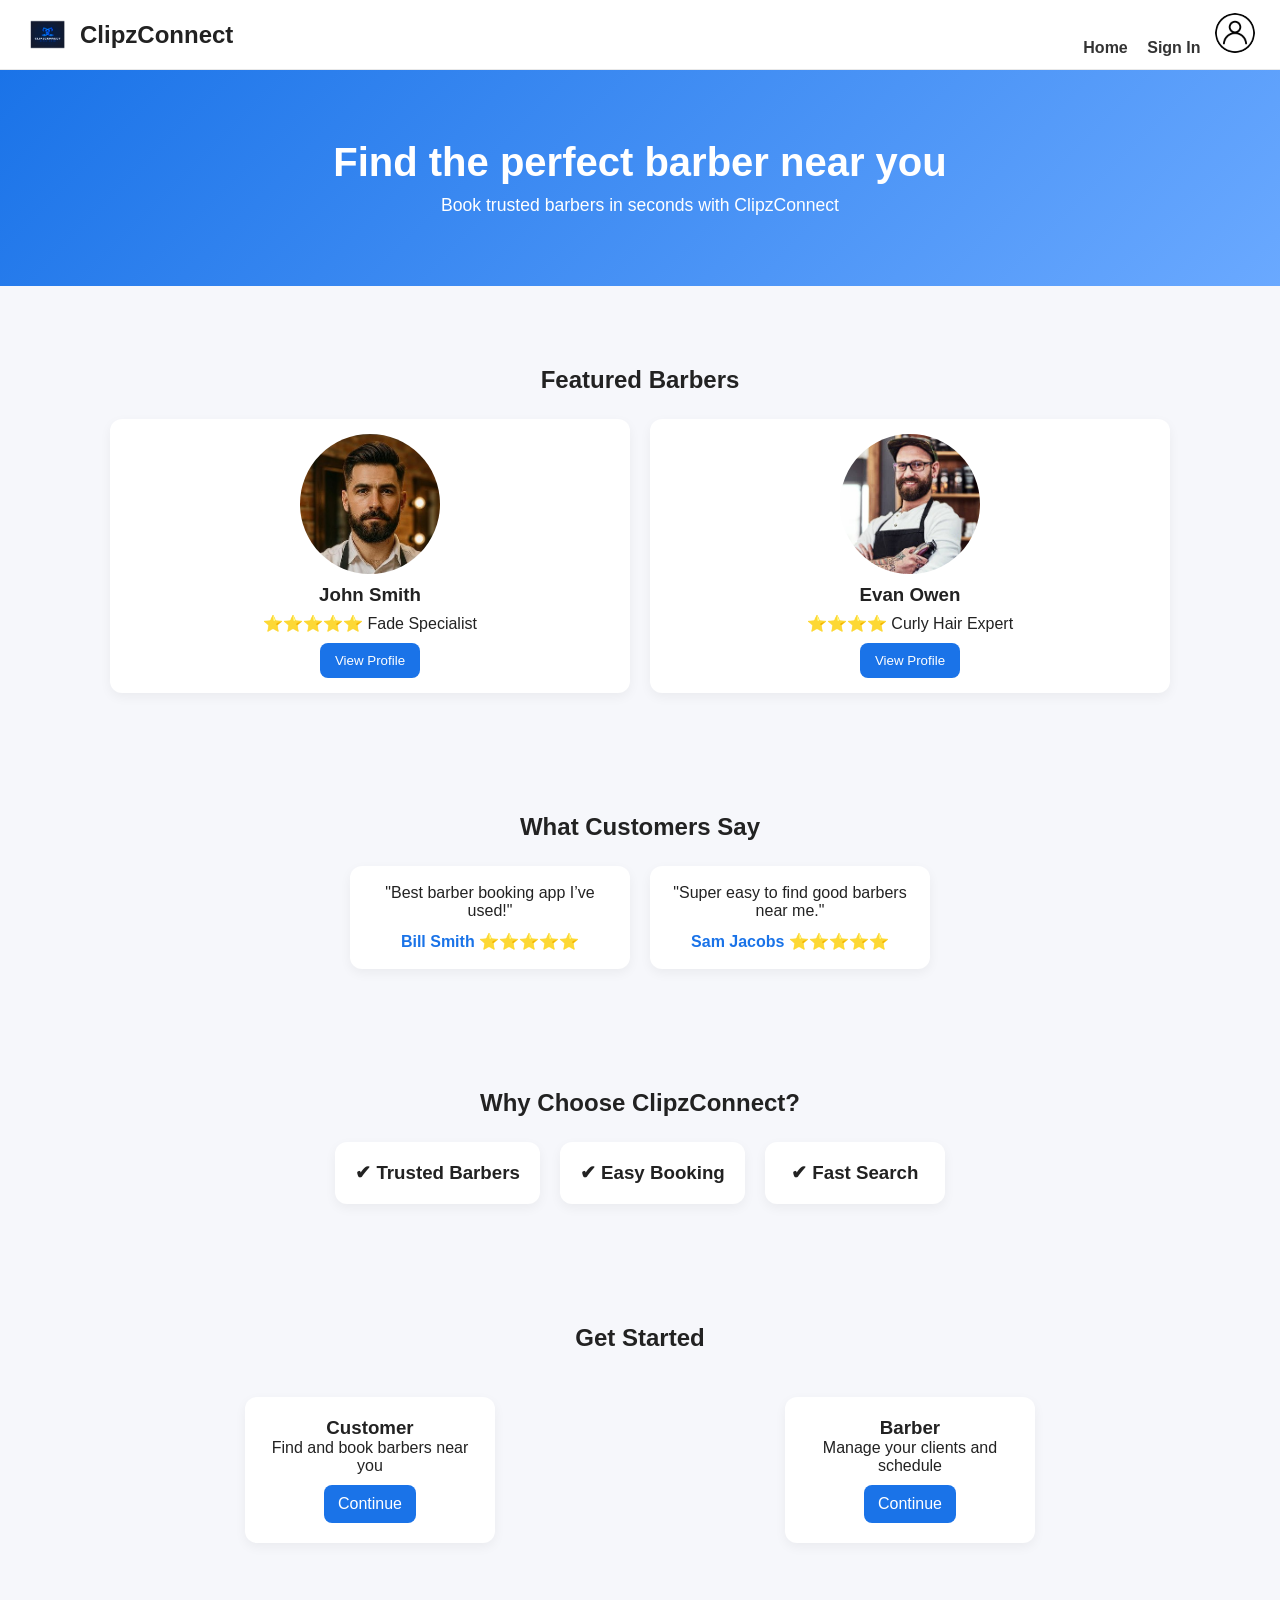
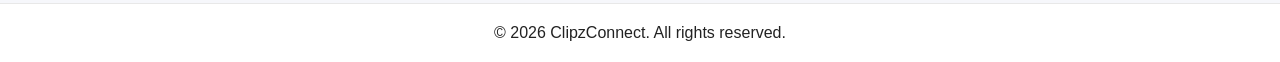
<file: high-fidelity-prototype/index.html>
<!DOCTYPE html>
<html lang="en">
    <head>
        <meta charset="UTF-8">
        <meta name="viewport" content="width=device-width, initial-scale=1.0">
        <title>ClipzConnect Homepage</title>
        <link rel="stylesheet" href="styles.css">
    </head>

    <body>
        <!-- ================= NAVBAR ================= -->
        <nav class="navbar">

            <div class="nav-left">
                <img src="images/ClipzConnectLogo.jpg.jpeg" class="logo" alt="Logo">
                <h2>ClipzConnect</h2>
            </div>

            <div class="nav-right">
                <a href="index.html">Home</a>
                <a href="login.html">Sign In</a>
                <img src="images/profileIcon.jpg" class="profile-icon" alt="Profile">
            </div>

        </nav>

        <!-- ================= HERO SECTION ================= -->
        <section class="hero">
            <div class="hero-content">
                <h1>Find the perfect barber near you</h1>
                <p>Book trusted barbers in seconds with ClipzConnect</p>
            </div>
        </section>

        <!-- ================= FEATURED BARBERS ================= -->
        <section class="section">
            <h2>Featured Barbers</h2>

            <div class="barber-grid">

                <div class="barber-card">
                    <img src="images/JohnSmith.jpg" alt="John Smith">
                    <h3>John Smith</h3>
                    <p>⭐⭐⭐⭐⭐ Fade Specialist</p>
                    <button>View Profile</button>
                </div>

                <div class="barber-card">
                    <img src="images/EvanOwen.jpg" alt="Evan Owen">
                    <h3>Evan Owen</h3>
                    <p>⭐⭐⭐⭐ Curly Hair Expert</p>
                    <button>View Profile</button>
                </div>

            </div>
        </section>

        <!-- ================= REVIEWS ================= -->
        <section class="section">
            <h2>What Customers Say</h2>

            <div class="review-grid">

                <div class="review-card">
                    <p>"Best barber booking app I’ve used!"</p>
                    <h4>Bill Smith ⭐⭐⭐⭐⭐</h4>
                </div>

                <div class="review-card">
                    <p>"Super easy to find good barbers near me."</p>
                    <h4>Sam Jacobs ⭐⭐⭐⭐⭐</h4>
                </div>

            </div>
        </section>

        <!-- ================= WHY CHOOSE US ================= -->
        <section class="section">
            <h2>Why Choose ClipzConnect?</h2>

            <div class="feature-boxes">

                <div class="feature">
                    <h3>✔ Trusted Barbers</h3>
                </div>

                <div class="feature">
                    <h3>✔ Easy Booking</h3>
                </div>

                <div class="feature">
                    <h3>✔ Fast Search</h3>
                </div>

            </div>
        </section>

        <!-- ================= ACCOUNT ================= -->
        <section class="section">
            <h2>Get Started</h2>

            <div class="account-cards">

                <div class="account-card">
                    <h3>Customer</h3>
                    <p>Find and book barbers near you</p>
                    <a href="sign-up.html?type=customer">Continue</a>
                </div>

                <div class="account-card">
                    <h3>Barber</h3>
                    <p>Manage your clients and schedule</p>
                    <a href="sign-up.html?type=barber">Continue</a>
                </div>

            </div>
        </section>

        <!-- ================= FOOTER ================= -->
        <footer>
            <p>&copy; 2026 ClipzConnect. All rights reserved.</p>
        </footer>
    </body>
</html>
</file>
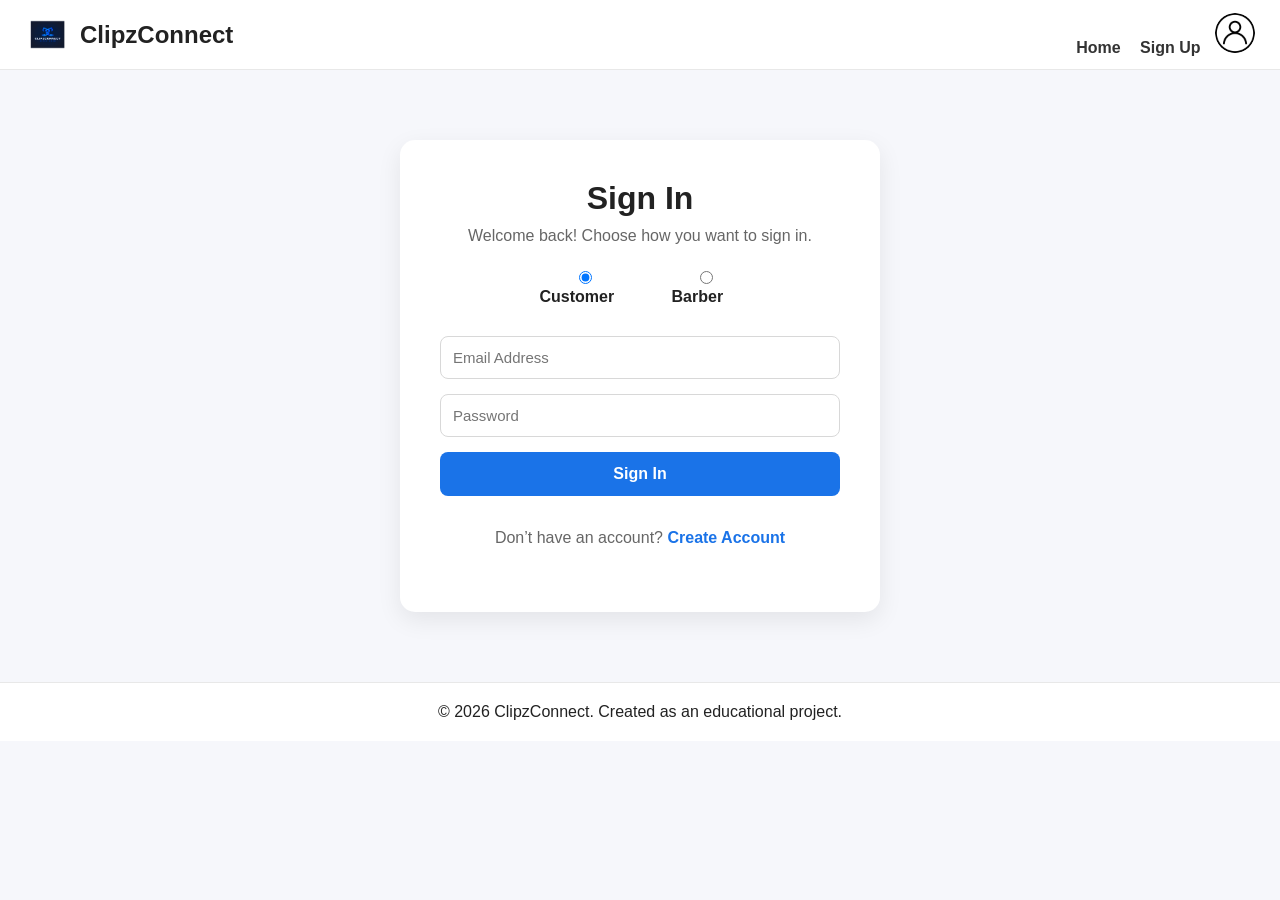
<file: high-fidelity-prototype/login.html>
<!DOCTYPE html>
<html lang="en">
    <head>
        <meta charset="UTF-8">
        <meta name="viewport" content="width=device-width, initial-scale=1.0">
        <title>ClipzConnect - Login</title>
        <link rel="stylesheet" href="styles.css">
    </head>

    <body>

        <!-- ================= NAVBAR ================= -->
        <nav class="navbar">

            <div class="nav-left">
                <img src="images/ClipzConnectLogo.jpg.jpeg" class="logo" alt="Logo">
                <h2>ClipzConnect</h2>
            </div>

            <div class="nav-right">
                <a href="index.html">Home</a>
                <a href="sign-up.html">Sign Up</a>
                <img src="images/profileIcon.jpg" class="profile-icon" alt="Profile">
            </div>

        </nav>

        <!-- ================= LOGIN BOX ================= -->
        <main>

            <div class="signup-section">

                <div class="signup-card">

                    <h1>Sign In</h1>

                    <p>Welcome back! Choose how you want to sign in.</p>

                    <!-- Account Type Selection -->
                    <div class="account-type">

                        <label>
                            <input type="radio" name="accountType" value="customer" checked>
                            Customer
                        </label>

                        <label>
                            <input type="radio" name="accountType" value="barber">
                            Barber
                        </label>

                    </div>

                    <!-- Login Form -->
                    <form id="loginForm">

                        <input type="email" placeholder="Email Address">
                        <input type="password" placeholder="Password">

                        <button type="submit" class="create-account-btn">
                            Sign In
                        </button>

                        <p class="signin-text">
                            Don’t have an account?
                            <a href="sign-up.html" class="signin-link">Create Account</a>
                        </p>

                    </form>

                </div>

            </div>

        </main>

        <!-- ================= FOOTER ================= -->
        <footer>
            <p>&copy; 2026 ClipzConnect. Created as an educational project.</p>
        </footer>

        <script>
            document.getElementById("loginForm").addEventListener("submit", function (e) {
                e.preventDefault();

                // Get selected account type
                const accountType = document.querySelector('input[name="accountType"]:checked').value;

                // Optional: store type so dashboard can use it later
                localStorage.setItem("accountType", accountType);

                // Redirect based on selection
                if (accountType === "customer") {
                    window.location.href = "customer-prototype/customerDashBoard.html";
                } else if (accountType === "barber") {
                    window.location.href = "provider-prototype/providerDashboard.html";
                }
            });
            </script>

    </body>
</html>
</file>
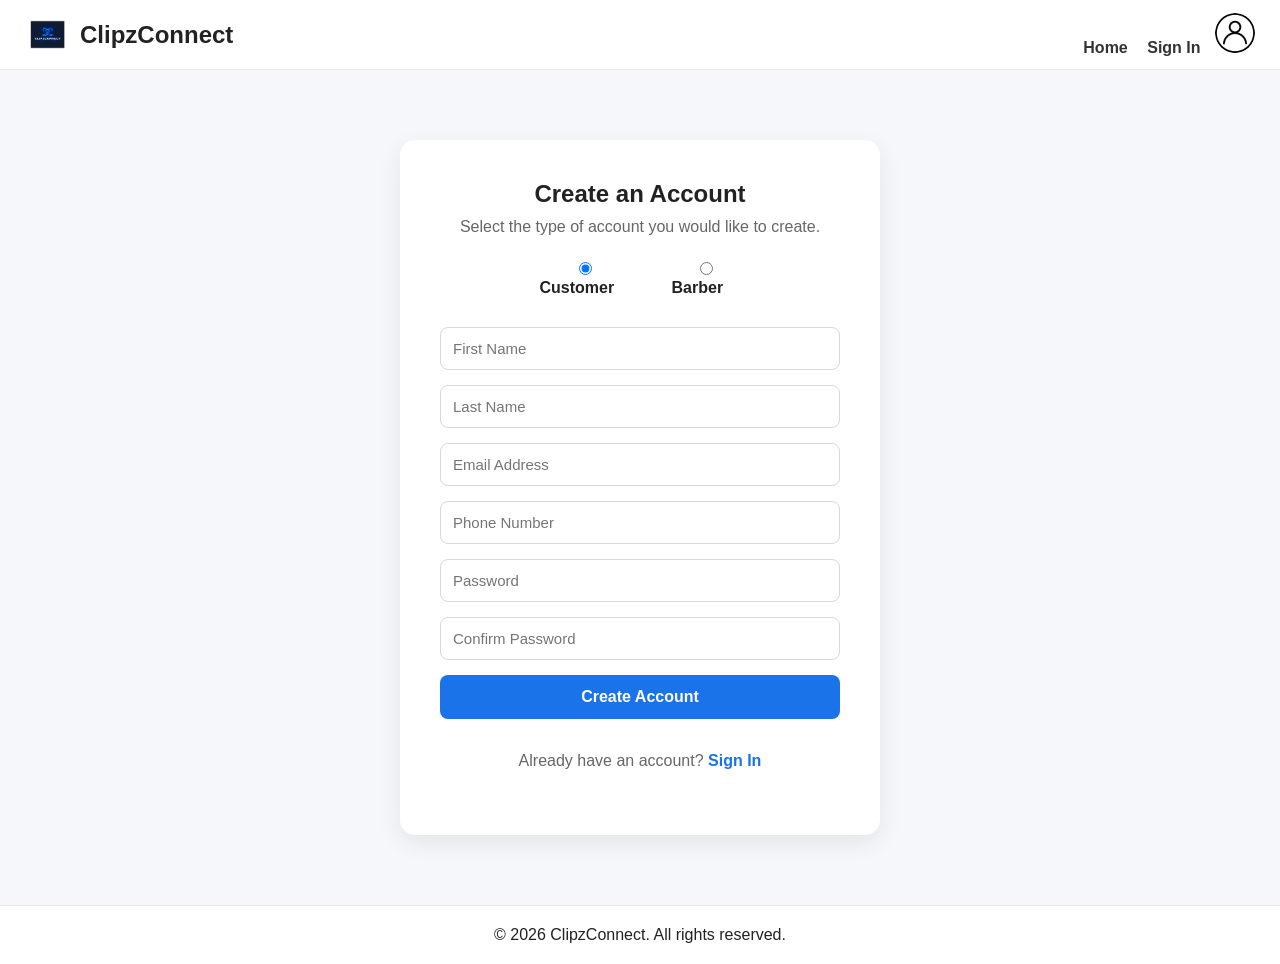
<file: high-fidelity-prototype/sign-up.html>
<!DOCTYPE html>
<html lang="en">
    <head>
        <meta charset="UTF-8">
        <meta name="viewport" content="width=device-width, initial-scale=1.0">
        <title>ClipzConnect - Sign Up</title>
        <link rel="stylesheet" href="styles.css">
    </head>

    <body>

    <!-- ================= NAVBAR ================= -->
    <nav class="navbar">

        <div class="nav-left">
            <img src="images/ClipzConnectLogo.jpg.jpeg" class="logo" alt="Logo">
            <h2>ClipzConnect</h2>
        </div>

        <div class="nav-right">
            <a href="index.html">Home</a>
            <a href="login.html">Sign In</a>
            <img src="images/profileIcon.jpg" class="profile-icon" alt="Profile">
        </div>

    </nav>

    <!-- ================= SIGN UP ================= -->

    <section class="signup-section">

        <div class="signup-card">

            <h1>Create an Account</h1>

            <p>Select the type of account you would like to create.</p>

            <!-- Account Type -->

            <div class="account-type">

                <label>
                    <input type="radio"
                        name="accountType"
                        value="customer"
                        checked>
                    Customer
                </label>

                <label>
                    <input type="radio"
                        name="accountType"
                        value="barber">
                    Barber
                </label>

            </div>

            <form id="signupForm">

                <input type="text" placeholder="First Name">

                <input type="text" placeholder="Last Name">

                <input type="email" placeholder="Email Address">

                <input type="tel" placeholder="Phone Number">

                <!-- Barber Fields -->

                <div id="barberFields">

                    <input type="text" placeholder="Barbershop Name">

                    <input type="text" placeholder="Specialty">

                    <input type="number" placeholder="Years of Experience">

                    <textarea placeholder="Tell customers about yourself"></textarea>

                </div>

                <input type="password" placeholder="Password">

                <input type="password" placeholder="Confirm Password">

                <button type="submit" class="create-account-btn">
                    Create Account
                </button>

                <p class="signin-text">
                    Already have an account?
                    <a href="login.html" class="signin-link">Sign In</a>
                </p>

            </form>

        </div>

    </section>

    <!-- ================= FOOTER ================= -->

    <footer>

        <p>&copy; 2026 ClipzConnect. All rights reserved.</p>

    </footer>

    <script>
        const customer = document.querySelector('input[value="customer"]');
        const barber = document.querySelector('input[value="barber"]');
        const barberFields = document.getElementById("barberFields");
        const signupForm = document.getElementById("signupForm");

        function showCustomer() {
            customer.checked = true;
            barberFields.style.display = "none";
        }

        function showBarber() {
            barber.checked = true;
            barberFields.style.display = "block";
        }

        // Radio button listeners
        customer.addEventListener("change", showCustomer);
        barber.addEventListener("change", showBarber);

        // Read the URL parameter from the homepage
        const params = new URLSearchParams(window.location.search);
        const type = params.get("type");

        if (type === "barber") {
            showBarber();
        } else {
            showCustomer();
        }

        // Handle form submission
        signupForm.addEventListener("submit", function(event) {
            event.preventDefault(); // Stop the form from submitting

            if (customer.checked) {
                window.location.href = "customer-prototype/customerDashBoard.html";
            } else {
                window.location.href = "provider-prototype/providerDashboard.html";
            }
        });
        </script>

    </body>
</html>
</file>
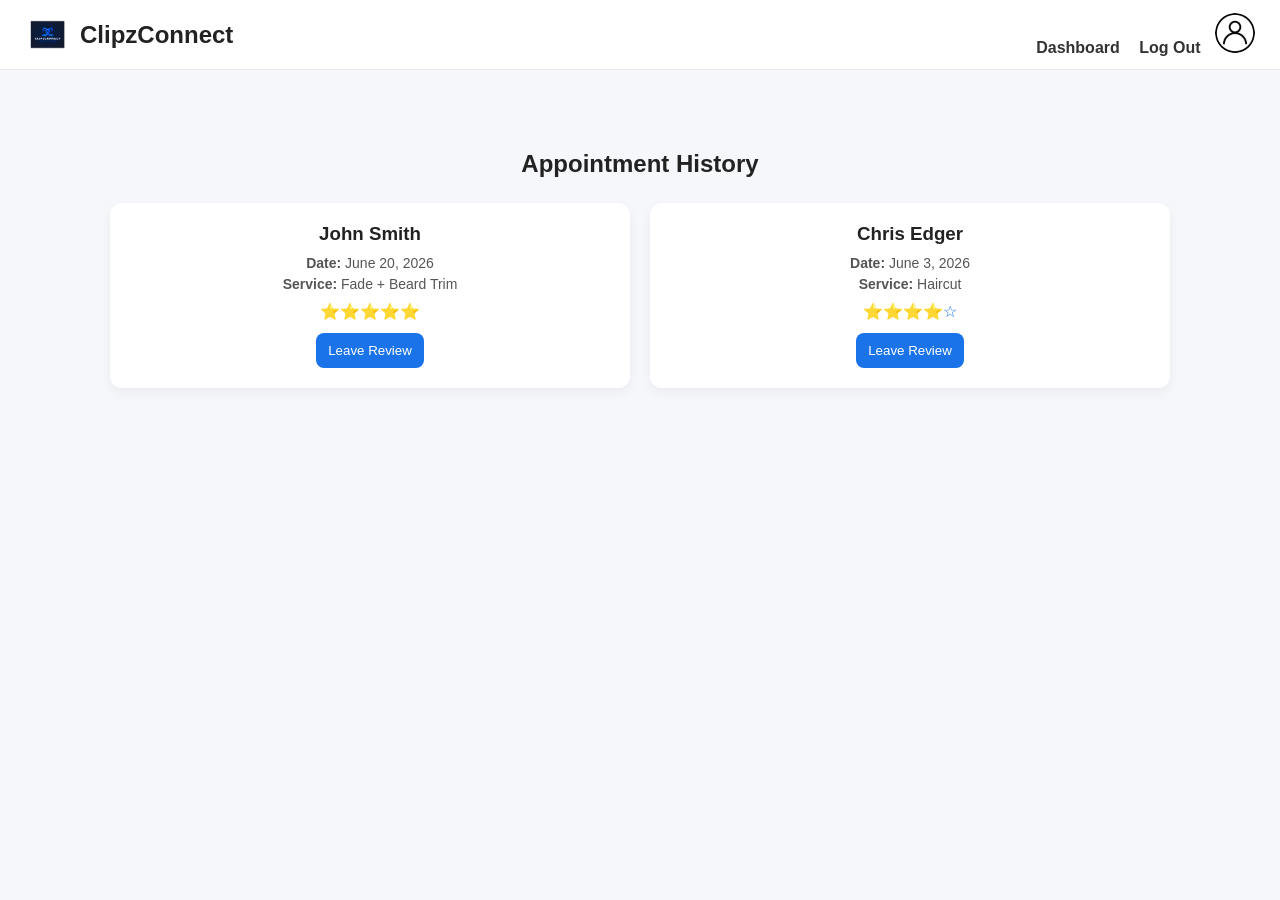
<file: high-fidelity-prototype/customer-prototype/customerAppointHis.html>
<!DOCTYPE html>
<html lang="en">
    <head>
        <meta charset="UTF-8">
        <meta name="viewport" content="width=device-width, initial-scale=1.0">
        <title>ClipzConnect - Appointment History</title>
        <link rel="stylesheet" href="../styles.css">
    </head>

    <body>

        <!-- ================= NAVBAR ================= -->
        <nav class="navbar">

            <div class="nav-left">
                <img src="../images/ClipzConnectLogo.jpg.jpeg" class="logo" alt="Logo">
                <h2>ClipzConnect</h2>
            </div>

            <div class="nav-right">
                <a href="customerDashBoard.html">Dashboard</a>
                <a href="../index.html">Log Out</a>
                <img src="../images/profileIcon.jpg" class="profile-icon" alt="Profile">
            </div>

        </nav>

        <!-- ================= HISTORY SECTION ================= -->

        <section class="section">

            <h2>Appointment History</h2>

            <div class="history-grid">

                <!-- Appointment Card -->
                <div class="history-card">

                    <h3>John Smith</h3>
                    <p><strong>Date:</strong> June 20, 2026</p>
                    <p><strong>Service:</strong> Fade + Beard Trim</p>

                    <div class="rating">
                        ⭐⭐⭐⭐⭐
                    </div>

                    <button class="review-btn">Leave Review</button>

                </div>

                <!-- Appointment Card -->
                <div class="history-card">

                    <h3>Chris Edger</h3>
                    <p><strong>Date:</strong> June 3, 2026</p>
                    <p><strong>Service:</strong> Haircut</p>

                    <div class="rating">
                        ⭐⭐⭐⭐☆
                    </div>

                    <button class="review-btn">Leave Review</button>

                </div>

            </div>

        </section>

    </body>
</html>
</file>
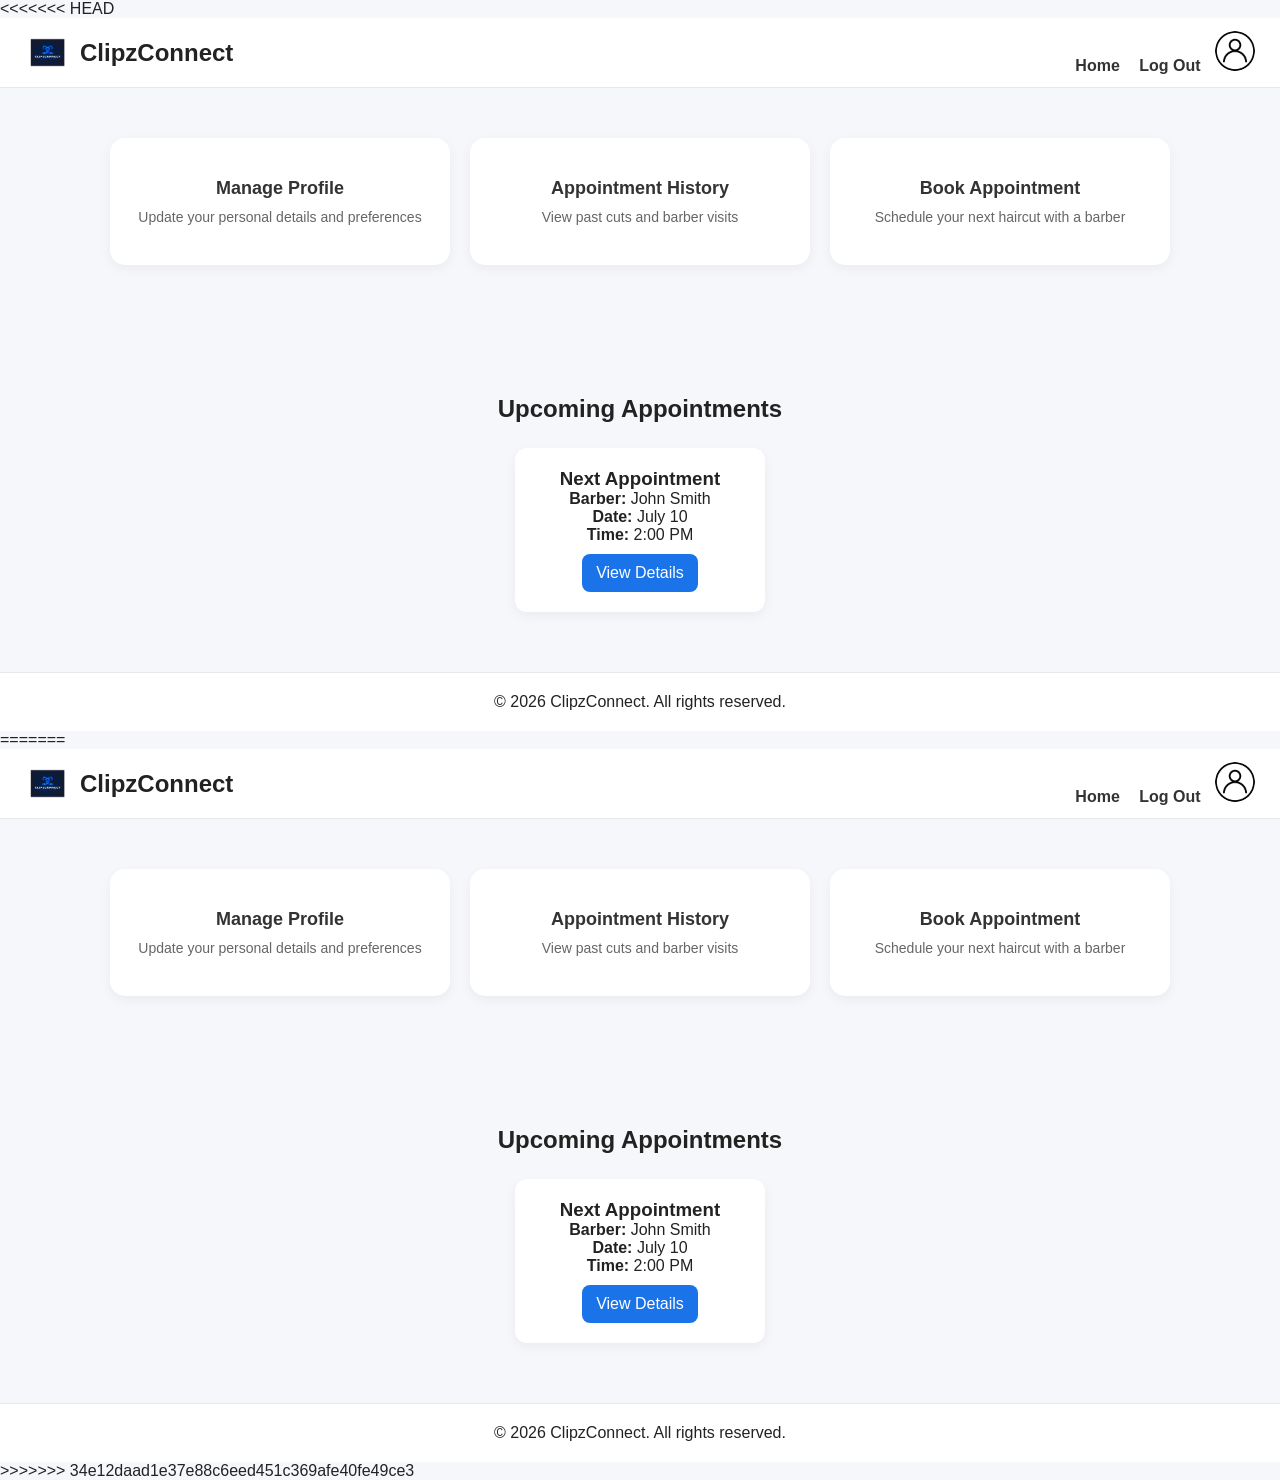
<file: high-fidelity-prototype/customer-prototype/customerDashBoard.html>
<<<<<<< HEAD
<!DOCTYPE html>
<html lang="en">
    <head>
        <meta charset="UTF-8">
        <meta name="viewport" content="width=device-width, initial-scale=1.0">
        <title>ClipzConnect - Customer Dashboard</title>
        <link rel="stylesheet" href="../styles.css">
    </head>

    <body>

        <!-- ================= NAVBAR ================= -->
        <nav class="navbar">

            <div class="nav-left">
                <img src="../images/ClipzConnectLogo.jpg.jpeg" class="logo" alt="Logo">
                <h2>ClipzConnect</h2>
            </div>

            <div class="nav-right">
                <a href="customerDashBoard.html">Home</a>
                <a href="../index.html">Log Out</a>
                <img src="../images/profileIcon.jpg" class="profile-icon" alt="Profile">
            </div>

        </nav>

        <!-- ================= DASHBOARD STATS ================= -->

        <section class="dashboard-stats">

            <div class="stat-card">
                <a href="customerProfile.html" class="card-link">
                    <h3>Manage Profile</h3>
                    <p>Update your personal details and preferences</p>
                </a>
            </div>

            <div class="stat-card">
                <a href="customerAppointHis.html" class="card-link">
                    <h3>Appointment History</h3>
                    <p>View past cuts and barber visits</p>
                </a>
            </div>

            <div class="stat-card">
                <a href="customerBookAppoint.html" class="card-link">
                    <h3>Book Appointment</h3>
                <p>Schedule your next haircut with a barber</p>
                </a>
            </div>

        </section>

        <!-- ================= UPCOMING APPOINTMENTS ================= -->

        <section class="section">

            <h2>Upcoming Appointments</h2>

            <div class="account-card">

                <h3>Next Appointment</h3>

                <p><strong>Barber:</strong> John Smith</p>
                <p><strong>Date:</strong> July 10</p>
                <p><strong>Time:</strong> 2:00 PM</p>

                <a href="#">View Details</a>

            </div>

        </section>

        <!-- ================= FOOTER ================= -->
        <footer>
            <p>&copy; 2026 ClipzConnect. All rights reserved.</p>
        </footer>

    </body>
</html>
=======
<!DOCTYPE html>
<html lang="en">
    <head>
        <meta charset="UTF-8">
        <meta name="viewport" content="width=device-width, initial-scale=1.0">
        <title>ClipzConnect - Customer Dashboard</title>
        <link rel="stylesheet" href="../styles.css">
    </head>

    <body>

        <!-- ================= NAVBAR ================= -->
        <nav class="navbar">

            <div class="nav-left">
                <img src="../images/ClipzConnectLogo.jpg.jpeg" class="logo" alt="Logo">
                <h2>ClipzConnect</h2>
            </div>

            <div class="nav-right">
                <a href="customerDashBoard.html">Home</a>
                <a href="../index.html">Log Out</a>
                <img src="../images/profileIcon.jpg" class="profile-icon" alt="Profile">
            </div>

        </nav>

        <!-- ================= DASHBOARD STATS ================= -->

        <section class="dashboard-stats">

            <div class="stat-card">
                <a href="customerProfile.html" class="card-link">
                    <h3>Manage Profile</h3>
                    <p>Update your personal details and preferences</p>
                </a>
            </div>

            <div class="stat-card">
                <a href="customerAppointHis.html" class="card-link">
                    <h3>Appointment History</h3>
                    <p>View past cuts and barber visits</p>
                </a>
            </div>

            <div class="stat-card">
                <a href="customerBookAppoint.html" class="card-link">
                    <h3>Book Appointment</h3>
                <p>Schedule your next haircut with a barber</p>
                </a>
            </div>

        </section>

        <!-- ================= UPCOMING APPOINTMENTS ================= -->

        <section class="section">

            <h2>Upcoming Appointments</h2>

            <div class="account-card">

                <h3>Next Appointment</h3>

                <p><strong>Barber:</strong> John Smith</p>
                <p><strong>Date:</strong> July 10</p>
                <p><strong>Time:</strong> 2:00 PM</p>

                <a href="#">View Details</a>

            </div>

        </section>

        <!-- ================= FOOTER ================= -->
        <footer>
            <p>&copy; 2026 ClipzConnect. All rights reserved.</p>
        </footer>

    </body>
</html>
>>>>>>> 34e12daad1e37e88c6eed451c369afe40fe49ce3
</file>
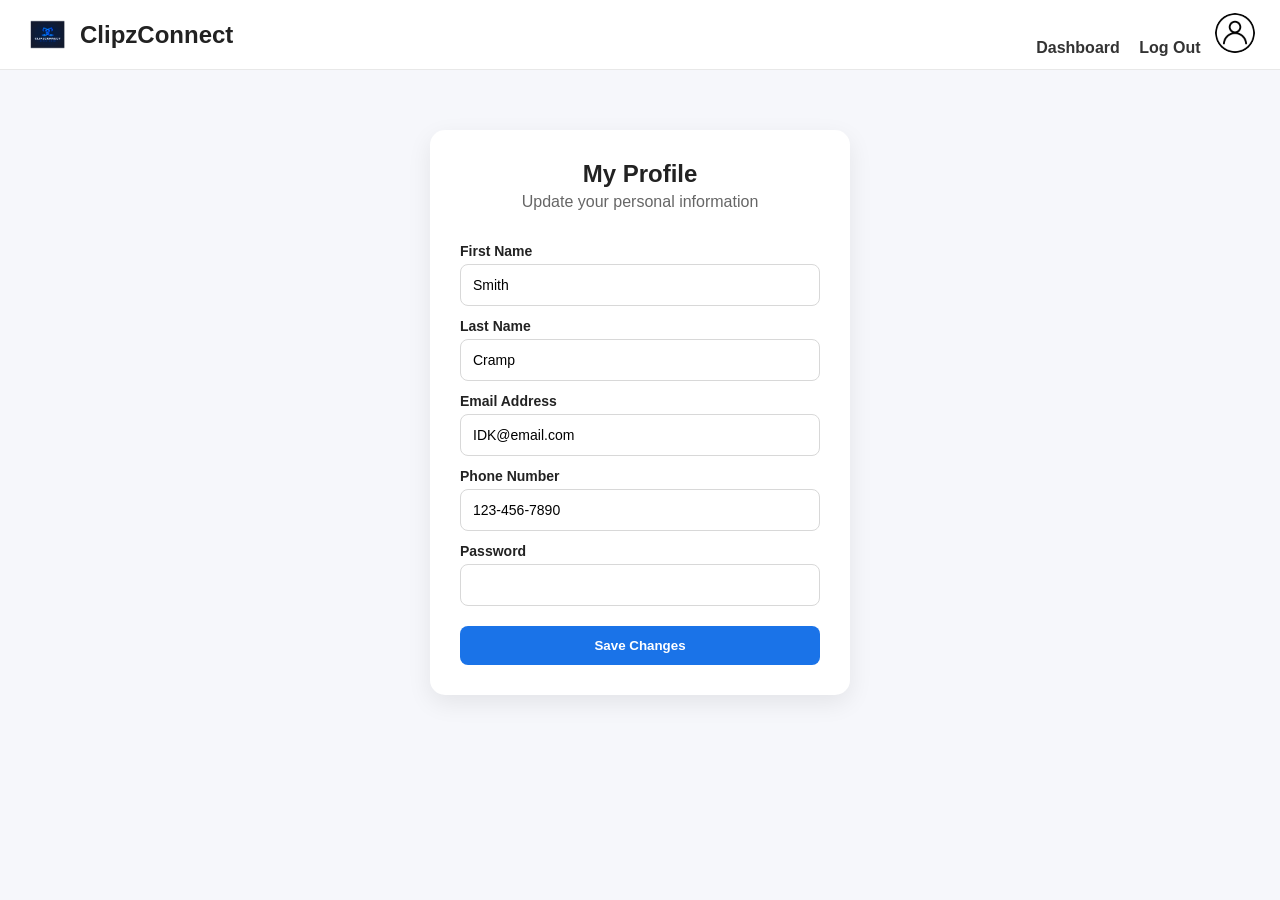
<file: high-fidelity-prototype/customer-prototype/customerProfile.html>
<!DOCTYPE html>
<html lang="en">
    <head>
        <meta charset="UTF-8">
        <meta name="viewport" content="width=device-width, initial-scale=1.0">
        <title>ClipzConnect - Profile</title>
        <link rel="stylesheet" href="../styles.css">
    </head>

    <body>

        <!-- ================= NAVBAR ================= -->
        <nav class="navbar">

            <div class="nav-left">
                <img src="../images/ClipzConnectLogo.jpg.jpeg" class="logo" alt="Logo">
                <h2>ClipzConnect</h2>
            </div>

            <div class="nav-right">
                <a href="customerDashBoard.html">Dashboard</a>
                <a href="../index.html">Log Out</a>
                <img src="../images/profileIcon.jpg" class="profile-icon" alt="Profile">
            </div>

        </nav>

        <!-- ================= PROFILE HUB ================= -->

        <section class="profile-section">

            <div class="profile-card">

                <h1>My Profile</h1>
                <p>Update your personal information</p>

                <form>

                    <label>First Name</label>
                    <input type="text" value="Smith">

                    <label>Last Name</label>
                    <input type="text" value="Cramp">

                    <label>Email Address</label>
                    <input type="email" value="IDK@email.com">

                    <label>Phone Number</label>
                    <input type="tel" value="123-456-7890">

                    <label>Password</label>
                    <input type="password" value="">

                    <button type="submit">Save Changes</button>

                </form>

            </div>

        </section>

    </body>
</html>
</file>
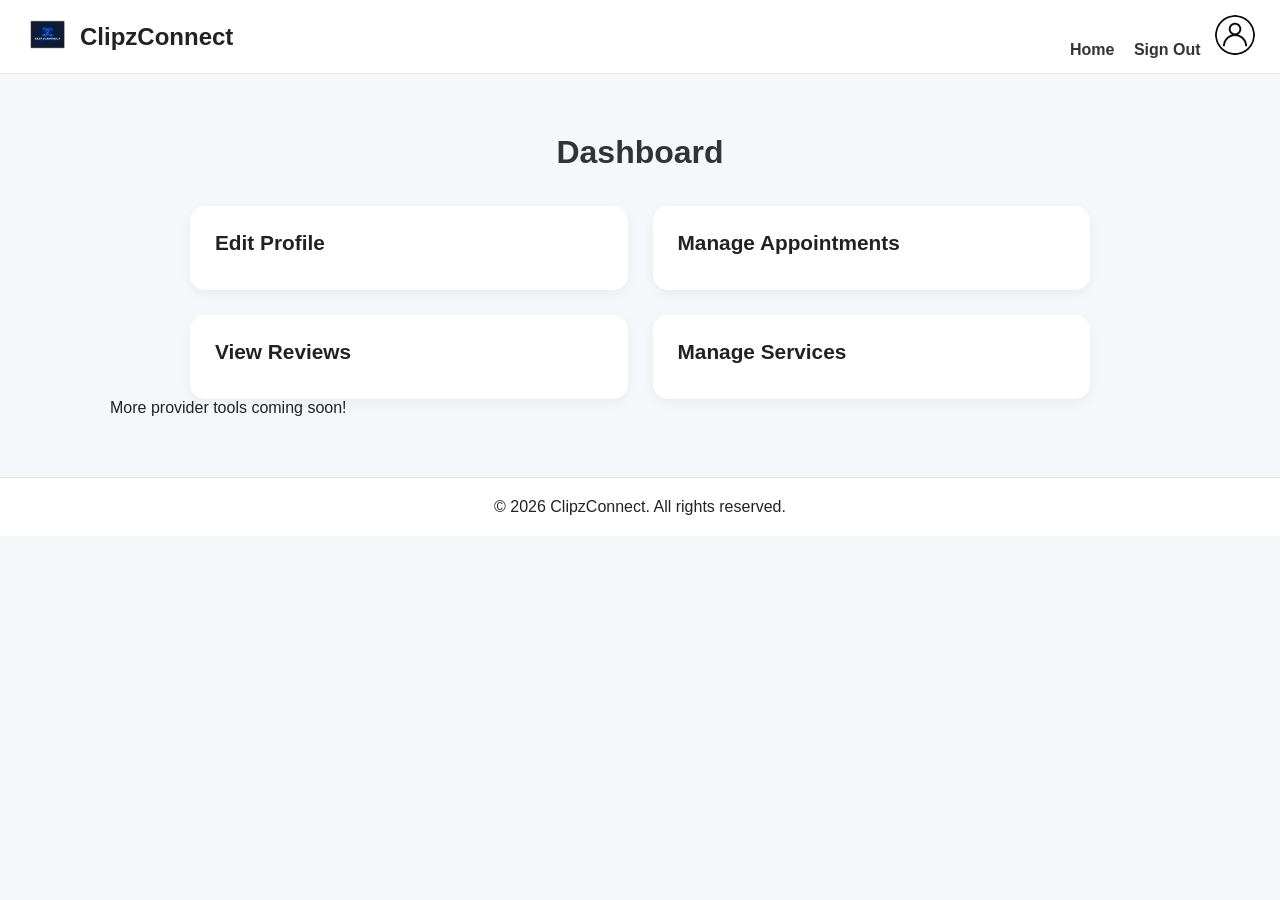
<file: high-fidelity-prototype/provider-prototype/providerDashBoard.html>
<!DOCTYPE html>
<html lang="en">
    <head>
        <meta charset="UTF-8">
        <meta name="viewport" content="width=device-width, initial-scale=1.0">
        <title>Dashboard</title>
        <link rel="stylesheet" href="../styles.css">
    </head>

    <body>
        <!-- ================= NAVBAR ================= -->
        <nav class="navbar">

            <div class="nav-left">
                <a href="../index.html"><img src="../images/ClipzConnectLogo.jpg.jpeg" class="logo" alt="Logo"></a>
                <h2>ClipzConnect</h2>
            </div>

            <div class="nav-right">
                <a href="providerDashBoard.html">Home</a>
                <a href="../index.html">Sign Out</a>
                <img src="../images/profileIcon.jpg" class="profile-icon" alt="Profile">
            </div>

        </nav>

        <main class="dashboard-section">
            <h1 class="dashboard-title">Dashboard</h1>
            <!-- Dashboard blocks -->
            <div class="dashboard-grid">
                <a href="#" class="dashboard-card">
                    <h2>Edit Profile</h2>
                </a>
                <a href="#" class="dashboard-card">
                    <h2>Manage Appointments</h2>
                </a>
                <a href="#" class="dashboard-card">
                    <h2>View Reviews</h2>
                </a>
                <a href="#" class="dashboard-card">
                    <h2>Manage Services</h2>
                </a>
            </div>

            <div class="dashboard-extra">
                <p>More provider tools coming soon!</p>
            </div>
        </main>
        
        <!-- ================= FOOTER ================= -->
        <footer>
            <p>&copy; 2026 ClipzConnect. All rights reserved.</p>
        </footer>
    </body>
</html>
</file>
<file: high-fidelity-prototype/styles.css>
/* =========================
   GLOBAL
========================= */

* {
    margin: 0;
    padding: 0;
    box-sizing: border-box;
    font-family: "Segoe UI", Arial, sans-serif;
}

body {
    background: #f6f7fb;
    color: #222;
}

/* =========================
   NAVBAR
========================= */

.navbar {
    display: flex;
    justify-content: space-between;
    align-items: center;
    padding: 12px 25px;
    background: #ffffff;
    border-bottom: 1px solid #e8e8e8;
}

.nav-left {
    display: flex;
    align-items: center;
    gap: 10px;
}

.logo {
    width: 45px;
    height: 45px;
    border-radius: 50%;
    object-fit: cover;
}

.nav-right a {
    margin-left: 15px;
    text-decoration: none;
    font-weight: 600;
    color: #333;
}

.nav-right a:hover {
    color: #1a73e8;
}

.profile-icon {
    width: 40px;
    height: 40px;
    border-radius: 50%;
    margin-left: 10px;
    object-fit: cover;
}

/* =========================
   HERO
========================= */

.hero {
    text-align: center;
    padding: 70px 20px;
    background: linear-gradient(135deg, #1a73e8, #6aa9ff);
    color: white;
}

.hero-content h1 {
    font-size: 2.5rem;
    margin-bottom: 10px;
}

.hero-content p {
    font-size: 1.1rem;
}

/* =========================
   SECTIONS
========================= */

.section {
    max-width: 1100px;
    margin: auto;
    padding: 40px 20px;
    text-align: center;
}

.section h2 {
    margin-bottom: 25px;
}

/* =========================
   FEATURED BARBERS
========================= */

.barber-grid {
    display: grid;
    grid-template-columns: repeat(auto-fit, minmax(220px, 1fr));
    gap: 20px;
}

.barber-card {
    background: white;
    padding: 15px;
    border-radius: 12px;
    box-shadow: 0 4px 12px rgba(0,0,0,.05);
    transition: .25s;
}

.barber-card:hover {
    transform: translateY(-5px);
}

.barber-card img {
    width: 140px;
    height: 140px;
    border-radius: 50%;
    object-fit: cover;
    object-position: center 15%;
    display: block;
    margin: 0 auto 10px auto;
}

.barber-card h3 {
    margin-bottom: 8px;
}

.barber-card button {
    margin-top: 10px;
    padding: 10px 15px;
    border: none;
    border-radius: 8px;
    background: #1a73e8;
    color: white;
    cursor: pointer;
}

.barber-card button:hover {
    background: #0f5bd6;
}

/* =========================
   REVIEWS
========================= */

.review-grid {
    display: flex;
    justify-content: center;
    gap: 20px;
    flex-wrap: wrap;
}

.review-card {
    width: 280px;
    background: white;
    padding: 18px;
    border-radius: 12px;
    box-shadow: 0 4px 12px rgba(0,0,0,.05);
}

.review-card h4 {
    margin-top: 12px;
    color: #1a73e8;
}

/* =========================
   FEATURES
========================= */

.feature-boxes {
    display: flex;
    justify-content: center;
    gap: 20px;
    flex-wrap: wrap;
}

.feature {
    background: white;
    padding: 20px;
    border-radius: 12px;
    min-width: 180px;
    box-shadow: 0 4px 12px rgba(0,0,0,.05);
}

/* =========================
   ACCOUNT CARDS
========================= */

.account-cards {
    display: flex;
    justify-content: center;
    gap: 20px;
    flex-wrap: wrap;
}

.account-card {
    width: 250px;
    background: white;
    padding: 20px;
    border-radius: 12px;
    text-align: center;
    box-shadow: 0 4px 12px rgba(0,0,0,.05);
    transition: .25s;
}

.account-card:hover {
    transform: translateY(-5px);
}

.account-card a {
    display: inline-block;
    margin-top: 10px;
    padding: 10px 14px;
    background: #1a73e8;
    color: white;
    text-decoration: none;
    border-radius: 8px;
}

.account-card a:hover {
    background: #0f5bd6;
}

/* =========================
   SIGN UP PAGE
========================= */

.signup-section {
    display: flex;
    justify-content: center;
    align-items: center;
    padding: 70px 20px;
}

.signup-card {
    width: 480px;
    background: white;
    padding: 40px;
    border-radius: 15px;
    box-shadow: 0 8px 25px rgba(0,0,0,.08);
}

.signup-card h1 {
    text-align: center;
    margin-bottom: 10px;
}

.signup-card p {
    text-align: center;
    color: #666;
    margin-bottom: 25px;
}

/* =========================
   ACCOUNT TYPE
========================= */

.account-type {
    display: flex;
    justify-content: center;
    gap: 40px;
    margin-bottom: 30px;
    font-weight: bold;
}

.account-type label {
    cursor: pointer;
}

/* =========================
   FORM
========================= */

.signup-card form {
    display: flex;
    flex-direction: column;
    gap: 15px;
}

.signup-card input,
.signup-card textarea {
    width: 100%;
    padding: 12px;
    border: 1px solid #d8d8d8;
    border-radius: 8px;
    font-size: 15px;
}

.signup-card textarea {
    resize: vertical;
    min-height: 100px;
}

.signup-card input:focus,
.signup-card textarea:focus {
    outline: none;
    border-color: #1a73e8;
    box-shadow: 0 0 5px rgba(26,115,232,.25);
}

/* =========================
   BARBER FIELDS
========================= */

#barberFields {
    display: none;
}

/* =========================
   CREATE ACCOUNT BUTTON
========================= */

.create-account-btn {
    width: 100%;
    padding: 13px;
    background: #1a73e8;
    color: white;
    border: none;
    border-radius: 8px;
    font-size: 16px;
    font-weight: bold;
    cursor: pointer;
    transition: .2s;
}

.create-account-btn:hover {
    background: #0f5bd6;
}

/* =========================
   SIGN IN LINK
========================= */

.signin-text {
    text-align: center;
    margin-top: 18px;
    color: #666;
}

.signin-link {
    color: #1a73e8;
    text-decoration: none;
    font-weight: bold;
}

.signin-link:hover {
    text-decoration: underline;
}

/* =========================
   DASHBOARD STATS 
========================= */

.dashboard-stats{
    max-width:1100px;
    margin:50px auto;
    padding:0 20px;

    display:grid;
    grid-template-columns:repeat(3, 1fr);
    gap:20px;
}

/* Card style matches homepage barber/account cards */
.stat-card{
    background:white;
    border-radius:15px;

    padding:40px 20px;

    text-align:center;

    box-shadow:0 4px 12px rgba(0,0,0,0.05);

    transition:0.3s;

    cursor:pointer;
}

/* Hover effect like barber cards */
.stat-card:hover{
    transform:translateY(-6px);
    box-shadow:0 8px 20px rgba(0,0,0,0.1);
}

/* Titles */
.stat-card h3{
    font-size:18px;
    color:#333;
    font-weight:600;
}

/* Optional subtitle effect if you add later */
.stat-card p{
    margin-top:10px;
    font-size:14px;
    color:#666;
}

/* Make them feel clickable (like buttons/cards) */
.stat-card:active{
    transform:scale(0.98);
}

/* Make the whole card clickable but keep styling */
.card-link{
    text-decoration: none;
    color: inherit;
    display: block;
}

/* =========================
   RESPONSIVE
========================= */

@media (max-width: 900px){
    .dashboard-stats{
        grid-template-columns:1fr;
    }
}

/* =========================
   UPCOMING APPOINTMENTS
========================= */

.section h2{
    margin-top:40px;
}

.account-card{
    margin: 20px auto;
    max-width: 350px;
}

/* =========================
   PROFILE PAGE
========================= */

.profile-section{
    display:flex;
    justify-content:center;
    align-items:center;
    padding:60px 20px;
}

.profile-card{
    width:420px;
    background:white;
    padding:30px;
    border-radius:15px;
    box-shadow:0 8px 25px rgba(0,0,0,0.08);
}

.profile-card h1{
    text-align:center;
    margin-bottom:5px;
}

.profile-card p{
    text-align:center;
    color:#666;
    margin-bottom:20px;
}

/* Form styling */
.profile-card form{
    display:flex;
    flex-direction:column;
}

.profile-card label{
    margin-top:12px;
    margin-bottom:5px;
    font-weight:600;
    font-size:14px;
}

.profile-card input{
    padding:12px;
    border:1px solid #d8d8d8;
    border-radius:8px;
    font-size:14px;
}

.profile-card input:focus{
    outline:none;
    border-color:#1a73e8;
    box-shadow:0 0 5px rgba(26,115,232,.25);
}

/* Save button */
.profile-card button{
    margin-top:20px;
    padding:12px;
    background:#1a73e8;
    color:white;
    border:none;
    border-radius:8px;
    font-weight:bold;
    cursor:pointer;
    transition:0.2s;
}

.profile-card button:hover{
    background:#0f5bd6;
}

/* =========================
   APPOINTMENT HISTORY
========================= */

.history-grid{
    display:grid;
    grid-template-columns:repeat(auto-fit, minmax(260px, 1fr));
    gap:20px;
    max-width:1100px;
    margin:0 auto;
}

.history-card{
    background:white;
    padding:20px;
    border-radius:12px;
    box-shadow:0 4px 12px rgba(0,0,0,0.05);
    transition:0.25s;
}

.history-card:hover{
    transform:translateY(-5px);
    box-shadow:0 8px 20px rgba(0,0,0,0.1);
}

.history-card h3{
    margin-bottom:10px;
}

.history-card p{
    font-size:14px;
    color:#555;
    margin:5px 0;
}

.rating{
    margin-top:10px;
    color:#1a73e8;
    font-size:16px;
}

/* Review button */
.review-btn{
    margin-top:12px;
    padding:10px 12px;
    border:none;
    border-radius:8px;
    background:#1a73e8;
    color:white;
    cursor:pointer;
    transition:0.2s;
}

.review-btn:hover{
    background:#0f5bd6;
}

/* =========================
   FOOTER
========================= */

footer {
    text-align: center;
    padding: 20px;
    background: white;
    border-top: 1px solid #e8e8e8;
}

/* ========================= 
   PROVIDER DASHBOARD
========================= */
.dashboard-section {
    max-width: 1100px;
    margin: 40px auto;
    padding: 20px;
}

.dashboard-title {
    text-align: center;
    font-size: 2rem;
    margin-bottom: 35px;
    color:#333
}

.dashboard-grid {
    display: grid;
    grid-template-columns: repeat(2, 1fr);
    gap: 25px;
    max-width: 900px;
    margin: 0 auto;
}

/* Mobile dashboard card */
@media (max-width: 650px){
    .dashboard-grid {
        grid-template-columns: 1fr;
    }
}

.dashboard-card {
    background: white;
    padding: 25px;
    border-radius: 15px;
    text-decoration: none;
    color: #222;
    box-shadow: 0 4px 12px rgba(0,0,0,.05);
    transition: .25s;
    display: flex;
    flex-direction: column;
    justify-content: center;
}

.dashboard-card h2 {
    margin-bottom: 10px;
    font-size: 1.3rem;
}

.dashboard-card p {
    color: #555;
    font-size: 0.95rem;
}

.dashboard-card:hover {
    transform: translateY(-6px);
    box-shadow: 0 6px 18px rgba(0,0,0,.08);
    color: #1a73e8;
}
</file>
